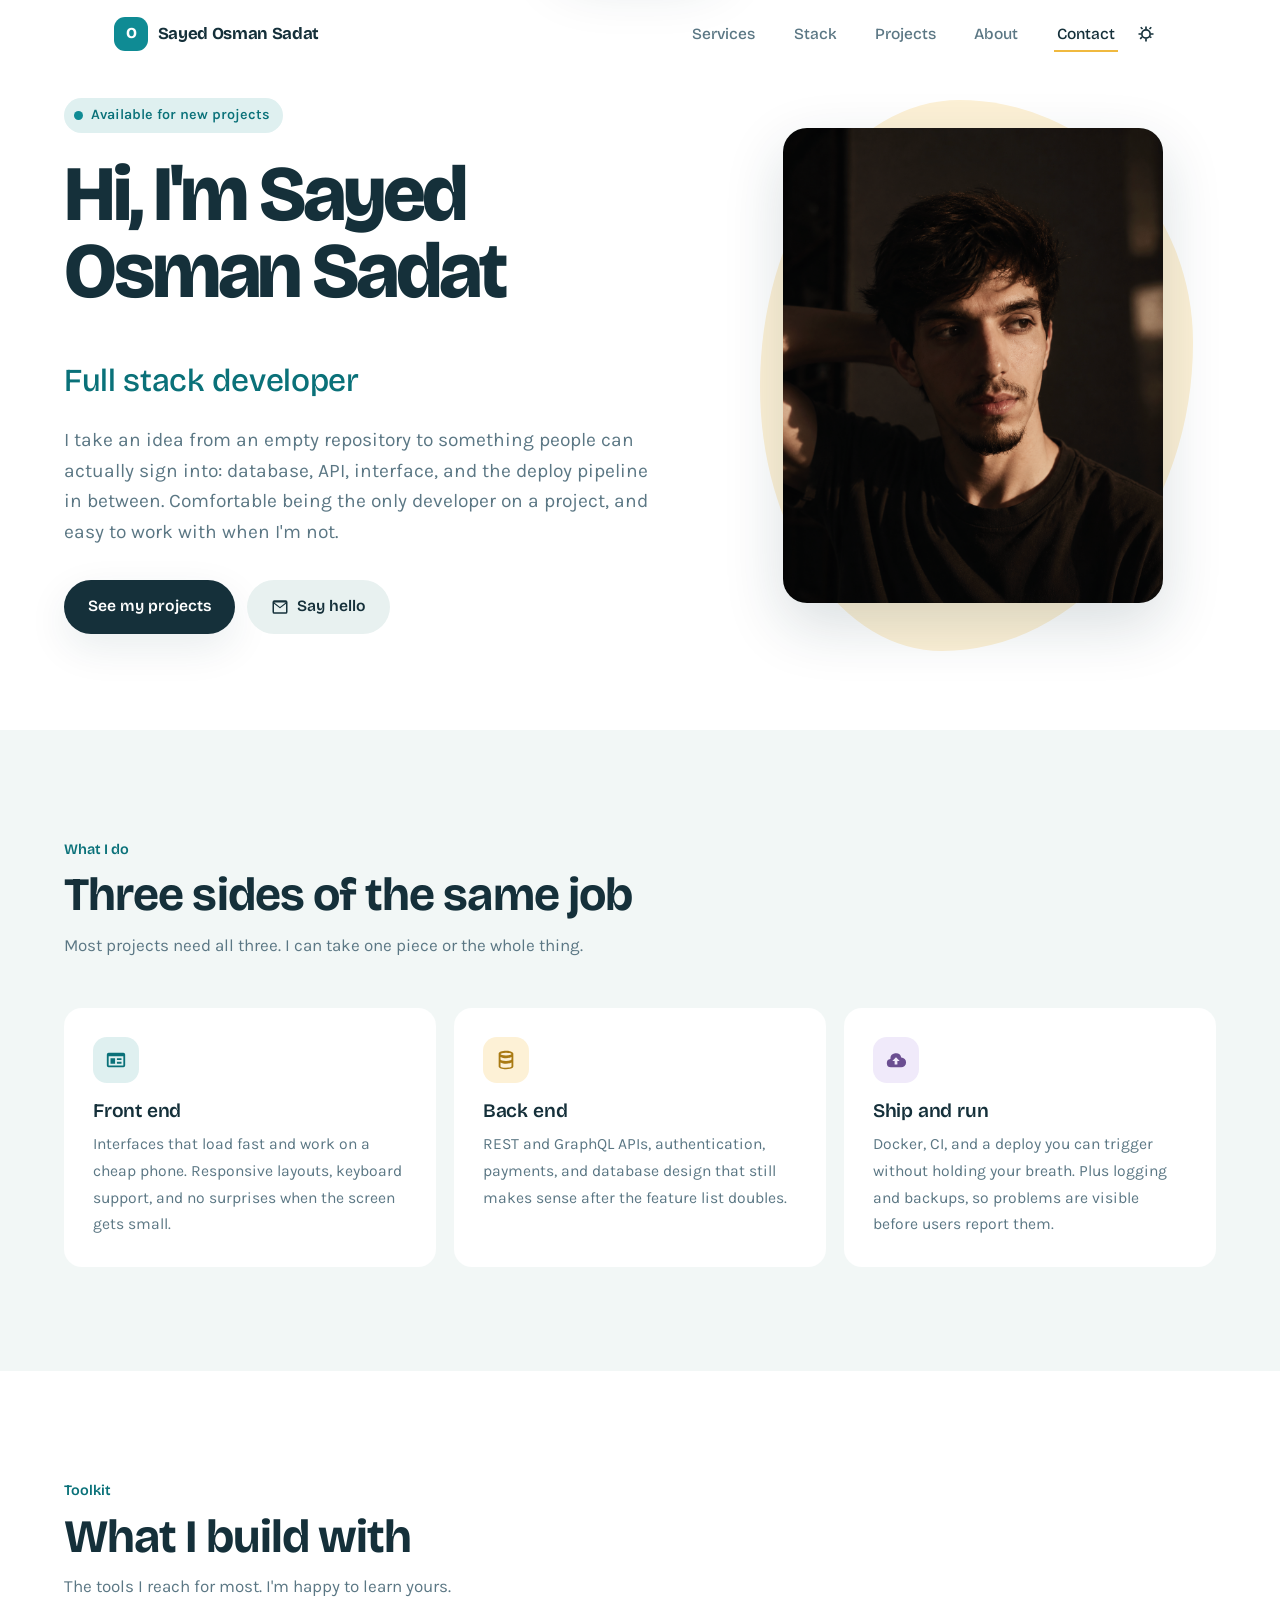
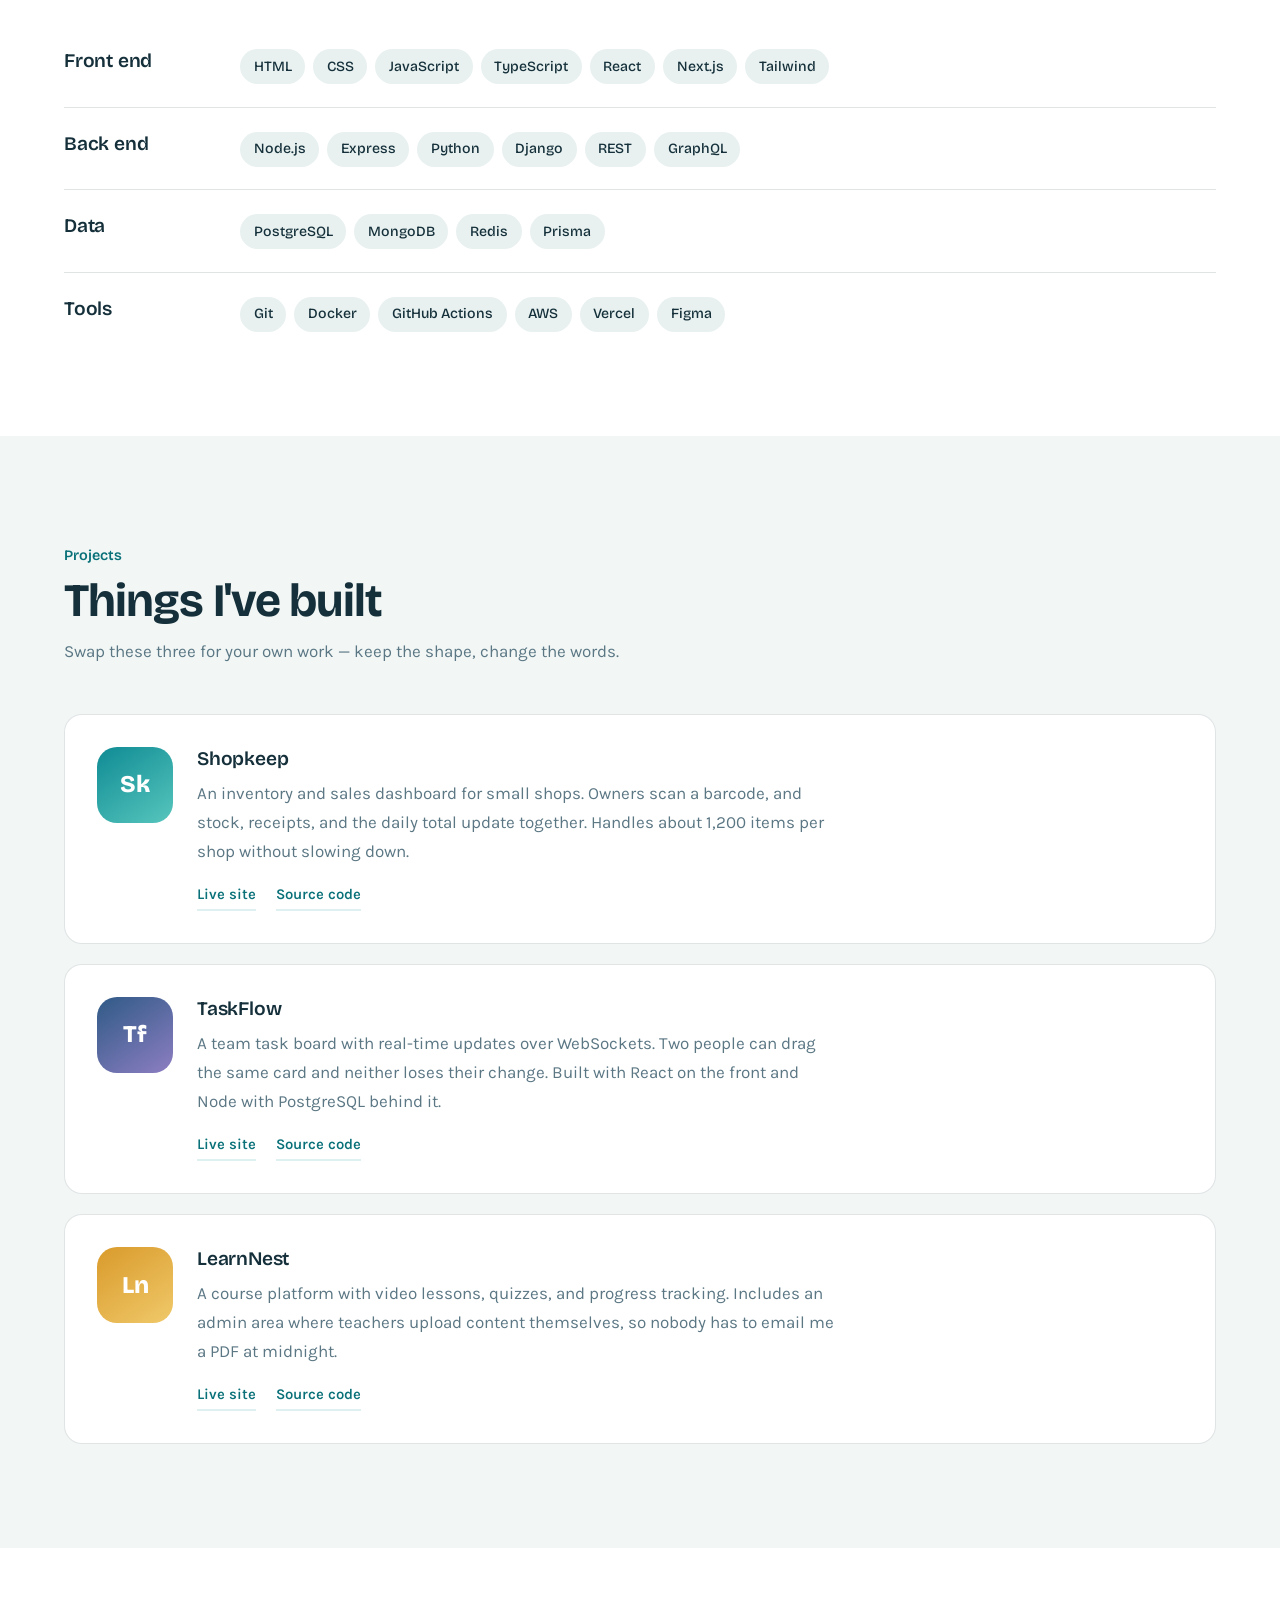
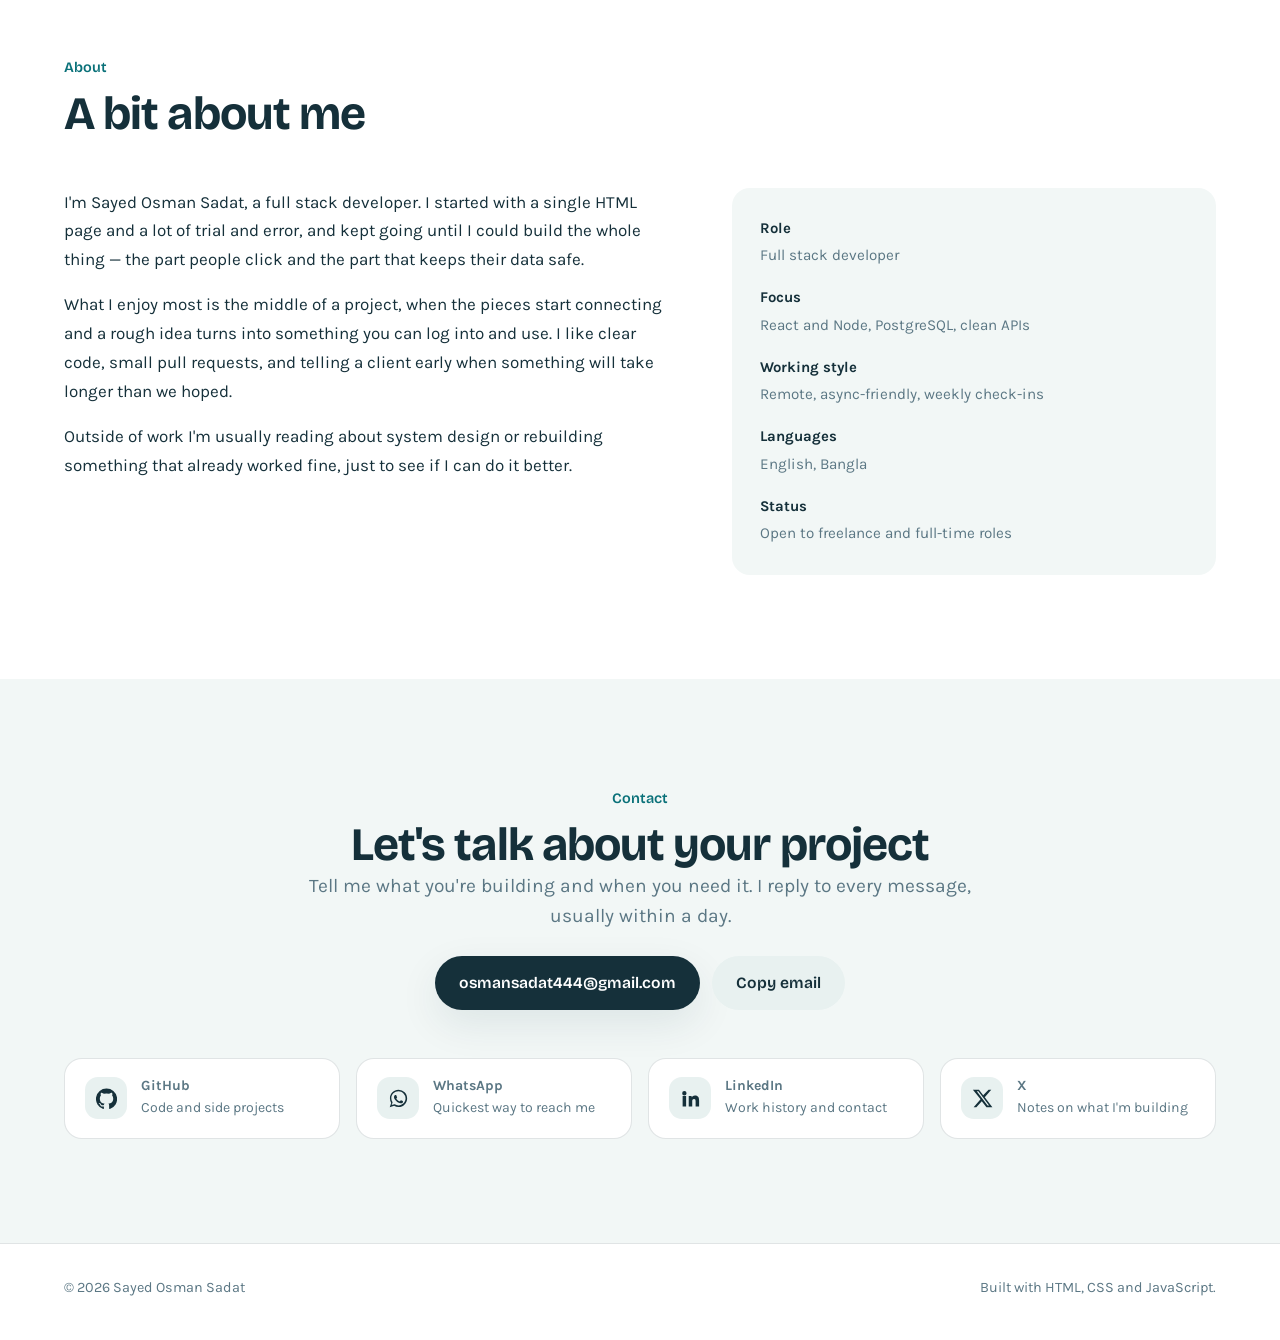
<file: index.html>
<!DOCTYPE html>
<html lang="en">
<head>
<meta charset="utf-8">
<meta name="viewport" content="width=device-width, initial-scale=1, viewport-fit=cover">
<title>Sayed Osman Sadat — Full stack developer</title>
<meta name="description" content="Full stack developer building web apps end to end, from database to interface.">
<link rel="preconnect" href="https://fonts.googleapis.com">
<link rel="preconnect" href="https://fonts.gstatic.com" crossorigin>
<link href="https://fonts.googleapis.com/css2?family=Bricolage+Grotesque:opsz,wght@12..96,500;12..96,600;12..96,700;12..96,800&family=Karla:wght@400;500;600;700&display=swap" rel="stylesheet">
<link rel="stylesheet" href="main.css">
</head>
<body>

<a class="skip-link" href="#main">Skip to content</a>

<header id="site-header">
  <div class="bar">
    <a class="logo" href="#top">
      <span class="logo-mark" aria-hidden="true"> O </span>
      Sayed Osman Sadat
    </a>

    <div class="bar-right">
      <nav aria-label="Main">
        <ul class="nav-list" id="nav-list">
          <li><a href="#services">Services</a></li>
          <li><a href="#stack">Stack</a></li>
          <li><a href="#projects">Projects</a></li>
          <li><a href="#about">About</a></li>
          <li><a href="#contact">Contact</a></li>
        </ul>
      </nav>

      <button class="icon-btn" id="theme-btn" aria-label="Switch to dark mode" title="Switch theme">
        <svg viewBox="0 0 24 24" aria-hidden="true" id="theme-icon"><path d="M12 18a6 6 0 1 1 0-12 6 6 0 0 1 0 12Zm0-2a4 4 0 1 0 0-8 4 4 0 0 0 0 8Zm-1-13h2v3h-2V3Zm0 15h2v3h-2v-3ZM3 11h3v2H3v-2Zm15 0h3v2h-3v-2ZM5.0 4.6l1.4-1.4 2.1 2.1-1.4 1.4-2.1-2.1Zm10.5 10.5 1.4-1.4 2.1 2.1-1.4 1.4-2.1-2.1Zm2.1-11.9L19 4.6l-2.1 2.1-1.4-1.4 2.1-2.1ZM6.4 15.1l1.4 1.4-2.1 2.1-1.4-1.4 2.1-2.1Z"/></svg>
      </button>

      <button class="icon-btn nav-toggle" aria-expanded="false" aria-controls="nav-list" aria-label="Open menu">
        <span></span><span></span><span></span>
      </button>
    </div>
  </div>
</header>

<main id="main">

  <!-- Hero -->
  <section class="hero" id="top">
    <div class="hero-grid">
      <div>
        <p class="badge"><span class="pulse" aria-hidden="true"></span> Available for new projects</p>

        <h1>Hi, I'm Sayed Osman Sadat </h1>
        <br>
        <p class="role">Full stack developer</p>

        <p class="lede">I take an idea from an empty repository to something people can actually sign into: database, API, interface, and the deploy pipeline in between. Comfortable being the only developer on a project, and easy to work with when I'm not.</p>

        <div class="hero-actions">
          <a class="btn btn-solid" href="#projects">See my projects</a>
          <a class="btn btn-soft" href="mailto:osmansadat444@gmail.com">
            <svg viewBox="0 0 24 24" aria-hidden="true"><path d="M2 5.5A2.5 2.5 0 0 1 4.5 3h15A2.5 2.5 0 0 1 22 5.5v13a2.5 2.5 0 0 1-2.5 2.5h-15A2.5 2.5 0 0 1 2 18.5v-13Zm2.3.5 7.7 5.9L19.7 6H4.3ZM20 7.6l-7.4 5.7a1 1 0 0 1-1.2 0L4 7.6V18.5c0 .28.22.5.5.5h15a.5.5 0 0 0 .5-.5V7.6Z"/></svg>
            Say hello
          </a>
        </div>

      </div>

      <div class="photo-slot">
        <div class="photo-frame">
          <img id="photo-img"  alt="Sayed Osman Sadat" src="IMG_20260812_203601.png">
          <div class="photo-empty" id="photo-empty">
            <svg viewBox="0 0 24 24" aria-hidden="true"><path d="M9 3h6l1.2 2H20a2 2 0 0 1 2 2v11a2 2 0 0 1-2 2H4a2 2 0 0 1-2-2V7a2 2 0 0 1 2-2h3.8L9 3Zm3 5a5 5 0 1 0 0 10 5 5 0 0 0 0-10Zm0 2a3 3 0 1 1 0 6 3 3 0 0 1 0-6Z"/></svg>
            <button class="btn-mini" id="photo-pick" type="button">Try a photo</button>
          </div>
          <input type="file" id="photo-input" accept="image/*">
        </div>
      </div>
    </div>
  </section>

  <!-- Services -->
  <section class="section section-tint" id="services">
    <div class="section-head">
      <span class="label">What I do</span>
      <h2>Three sides of the same job</h2>
      <p>Most projects need all three. I can take one piece or the whole thing.</p>
    </div>

    <div class="wrap cards">
      <article class="card">
        <div class="card-icon i-teal" aria-hidden="true">
          <svg viewBox="0 0 24 24"><path d="M4 4h16a2 2 0 0 1 2 2v12a2 2 0 0 1-2 2H4a2 2 0 0 1-2-2V6a2 2 0 0 1 2-2Zm0 4v10h16V8H4Zm2 2h5v6H6v-6Zm7 0h5v2h-5v-2Zm0 4h5v2h-5v-2Z"/></svg>
        </div>
        <h3>Front end</h3>
        <p>Interfaces that load fast and work on a cheap phone. Responsive layouts, keyboard support, and no surprises when the screen gets small.</p>
      </article>

      <article class="card">
        <div class="card-icon i-sun" aria-hidden="true">
          <svg viewBox="0 0 24 24"><path d="M12 2c4.4 0 8 1.34 8 3v14c0 1.66-3.6 3-8 3s-8-1.34-8-3V5c0-1.66 3.6-3 8-3Zm6 6.6c-1.6.86-3.9 1.4-6 1.4s-4.4-.54-6-1.4v2.9c0 .55 2.4 1.5 6 1.5s6-.95 6-1.5V8.6Zm0 6c-1.6.86-3.9 1.4-6 1.4s-4.4-.54-6-1.4V19c0 .55 2.4 1.5 6 1.5s6-.95 6-1.5v-4.4ZM12 4C8.4 4 6 4.95 6 5.5S8.4 7 12 7s6-.95 6-1.5S15.6 4 12 4Z"/></svg>
        </div>
        <h3>Back end</h3>
        <p>REST and GraphQL APIs, authentication, payments, and database design that still makes sense after the feature list doubles.</p>
      </article>

      <article class="card">
        <div class="card-icon i-lilac" aria-hidden="true">
          <svg viewBox="0 0 24 24"><path d="M6.5 20a4.5 4.5 0 0 1-.6-8.96A6 6 0 0 1 17.7 9.2 4.4 4.4 0 0 1 17.5 20h-11Zm5.5-11-4 4h2.5v4h3v-4H16l-4-4Z"/></svg>
        </div>
        <h3>Ship and run</h3>
        <p>Docker, CI, and a deploy you can trigger without holding your breath. Plus logging and backups, so problems are visible before users report them.</p>
      </article>
    </div>
  </section>

  <!-- Stack -->
  <section class="section" id="stack">
    <div class="section-head">
      <span class="label">Toolkit</span>
      <h2>What I build with</h2>
      <p>The tools I reach for most. I'm happy to learn yours.</p>
    </div>

    <div class="stack">
      <div class="stack-row">
        <h3>Front end</h3>
        <ul class="chips">
          <li class="chip">HTML</li><li class="chip">CSS</li><li class="chip">JavaScript</li>
          <li class="chip">TypeScript</li><li class="chip">React</li><li class="chip">Next.js</li>
          <li class="chip">Tailwind</li>
        </ul>
      </div>
      <div class="stack-row">
        <h3>Back end</h3>
        <ul class="chips">
          <li class="chip">Node.js</li><li class="chip">Express</li><li class="chip">Python</li>
          <li class="chip">Django</li><li class="chip">REST</li><li class="chip">GraphQL</li>
        </ul>
      </div>
      <div class="stack-row">
        <h3>Data</h3>
        <ul class="chips">
          <li class="chip">PostgreSQL</li><li class="chip">MongoDB</li><li class="chip">Redis</li>
          <li class="chip">Prisma</li>
        </ul>
      </div>
      <div class="stack-row">
        <h3>Tools</h3>
        <ul class="chips">
          <li class="chip">Git</li><li class="chip">Docker</li><li class="chip">GitHub Actions</li>
          <li class="chip">AWS</li><li class="chip">Vercel</li><li class="chip">Figma</li>
        </ul>
      </div>
    </div>
  </section>

  <!-- Projects -->
  <section class="section section-tint" id="projects">
    <div class="section-head">
      <span class="label">Projects</span>
      <h2>Things I've built</h2>
      <p>Swap these three for your own work — keep the shape, change the words.</p>
    </div>

    <div class="projects">
      <article class="project">
        <div class="project-mark m-1" aria-hidden="true">Sk</div>
        <div>
          <h3>Shopkeep</h3>
          <p>An inventory and sales dashboard for small shops. Owners scan a barcode, and stock, receipts, and the daily total update together. Handles about 1,200 items per shop without slowing down.</p>
          <div class="project-links">
            <a href="#">Live site</a>
            <a href="#">Source code</a>
          </div>
        </div>
      </article>

      <article class="project">
        <div class="project-mark m-2" aria-hidden="true">Tf</div>
        <div>
          <h3>TaskFlow</h3>
          <p>A team task board with real-time updates over WebSockets. Two people can drag the same card and neither loses their change. Built with React on the front and Node with PostgreSQL behind it.</p>
          <div class="project-links">
            <a href="#">Live site</a>
            <a href="#">Source code</a>
          </div>
        </div>
      </article>

      <article class="project">
        <div class="project-mark m-3" aria-hidden="true">Ln</div>
        <div>
          <h3>LearnNest</h3>
          <p>A course platform with video lessons, quizzes, and progress tracking. Includes an admin area where teachers upload content themselves, so nobody has to email me a PDF at midnight.</p>
          <div class="project-links">
            <a href="#">Live site</a>
            <a href="#">Source code</a>
          </div>
        </div>
      </article>
    </div>
  </section>

  <!-- About -->
  <section class="section" id="about">
    <div class="section-head">
      <span class="label">About</span>
      <h2>A bit about me</h2>
    </div>

    <div class="about-grid">
      <div class="about-text">
        <p>I'm Sayed Osman Sadat, a full stack developer. I started with a single HTML page and a lot of trial and error, and kept going until I could build the whole thing — the part people click and the part that keeps their data safe.</p>
        <p>What I enjoy most is the middle of a project, when the pieces start connecting and a rough idea turns into something you can log into and use. I like clear code, small pull requests, and telling a client early when something will take longer than we hoped.</p>
        <p>Outside of work I'm usually reading about system design or rebuilding something that already worked fine, just to see if I can do it better.</p>
      </div>

      <dl class="facts">
        <div class="fact"><dt>Role</dt><dd>Full stack developer</dd></div>
        <div class="fact"><dt>Focus</dt><dd>React and Node, PostgreSQL, clean APIs</dd></div>
        <div class="fact"><dt>Working style</dt><dd>Remote, async-friendly, weekly check-ins</dd></div>
        <div class="fact"><dt>Languages</dt><dd>English, Bangla</dd></div>
        <div class="fact"><dt>Status</dt><dd>Open to freelance and full-time roles</dd></div>
      </dl>
    </div>
  </section>

  <!-- Contact -->
  <section class="section section-tint" id="contact">
    <div class="contact-head">
      <span class="label">Contact</span>
      <h2>Let's talk about your project</h2>
      <p class="lede">Tell me what you're building and when you need it. I reply to every message, usually within a day.</p>
      <div class="mail-row">
        <a class="btn btn-solid" href="mailto:sayed@example.com">osmansadat444@gmail.com</a>
        <button class="btn btn-soft" id="copy-mail" type="button" data-mail="osmansadat444@gmail.com">Copy email</button>
      </div>
    </div>

    <div class="links">
      <a class="link-card" href="https://github.com/your-username">
        <span class="ico" aria-hidden="true">
          <svg viewBox="0 0 24 24"><path d="M12 .5a12 12 0 0 0-3.79 23.4c.6.1.82-.26.82-.58v-2.2c-3.34.73-4.04-1.42-4.04-1.42-.55-1.4-1.34-1.77-1.34-1.77-1.09-.75.08-.73.08-.73 1.2.08 1.84 1.24 1.84 1.24 1.07 1.84 2.81 1.3 3.5 1 .1-.78.42-1.31.76-1.61-2.67-.3-5.47-1.34-5.47-5.96 0-1.31.47-2.39 1.24-3.23-.13-.3-.54-1.53.12-3.18 0 0 1-.32 3.3 1.23a11.4 11.4 0 0 1 6 0c2.29-1.55 3.3-1.23 3.3-1.23.66 1.65.25 2.88.12 3.18.77.84 1.23 1.92 1.23 3.23 0 4.63-2.8 5.65-5.48 5.95.43.37.82 1.1.82 2.22v3.29c0 .32.21.7.83.58A12 12 0 0 0 12 .5Z"/></svg>
        </span>
        <span><strong>GitHub</strong><span>Code and side projects</span></span>
      </a>

      <a class="link-card" href="https://wa.me/8801000000000">
        <span class="ico" aria-hidden="true">
          <svg viewBox="0 0 24 24"><path d="M12.04 2C6.6 2 2.2 6.4 2.2 11.83c0 1.94.53 3.75 1.45 5.31L2 22l4.99-1.6a9.9 9.9 0 0 0 5.05 1.38h.01c5.43 0 9.84-4.4 9.84-9.83 0-2.63-1.03-5.1-2.89-6.96A9.78 9.78 0 0 0 12.04 2Zm0 1.8c2.14 0 4.15.84 5.67 2.35a7.96 7.96 0 0 1 2.35 5.68c0 4.45-3.62 8.06-8.07 8.06a8.1 8.1 0 0 1-4.3-1.24l-.31-.19-3.16 1.01 1.03-3.08-.2-.32a8 8 0 0 1-1.25-4.24c0-4.45 3.62-8.03 8.24-8.03Zm-3.6 4.3c-.17 0-.44.06-.68.31-.23.25-.9.88-.9 2.13s.92 2.47 1.05 2.64c.13.17 1.8 2.75 4.38 3.76 2.14.84 2.58.67 3.04.63.46-.04 1.5-.61 1.71-1.2.21-.59.21-1.1.15-1.2-.06-.11-.23-.17-.48-.3-.25-.12-1.5-.74-1.73-.82-.23-.09-.4-.13-.57.12-.17.25-.65.82-.8.99-.14.17-.29.19-.54.06-.25-.12-1.07-.39-2.03-1.25-.75-.67-1.26-1.5-1.4-1.75-.15-.25-.02-.38.11-.5.11-.11.25-.29.38-.44.12-.15.16-.25.25-.42.08-.17.04-.31-.02-.44-.06-.12-.56-1.37-.77-1.87-.2-.49-.4-.42-.55-.43h-.6Z"/></svg>
        </span>
        <span><strong>WhatsApp</strong><span>Quickest way to reach me</span></span>
      </a>

      <a class="link-card" href="https://linkedin.com/in/your-username">
        <span class="ico" aria-hidden="true">
          <svg viewBox="0 0 24 24"><path d="M4.98 3.5a2.5 2.5 0 1 1 0 5 2.5 2.5 0 0 1 0-5ZM3 9h4v12H3V9Zm6.5 0h3.8v1.64h.05a4.17 4.17 0 0 1 3.75-2.06c4 0 4.74 2.63 4.74 6.05V21h-4v-5.4c0-1.29-.02-2.95-1.8-2.95-1.8 0-2.07 1.4-2.07 2.85V21h-4V9Z"/></svg>
        </span>
        <span><strong>LinkedIn</strong><span>Work history and contact</span></span>
      </a>

      <a class="link-card" href="https://x.com/@osmansadat68157">
        <span class="ico" aria-hidden="true">
          <svg viewBox="0 0 24 24"><path d="M18.9 2H22l-7.4 8.45L23.3 22h-6.8l-5.32-6.96L4.98 22H1.86l7.92-9.05L1 2h6.97l4.81 6.36L18.9 2Zm-1.1 18.1h1.72L7.28 3.8H5.44l12.36 16.3Z"/></svg>
        </span>
        <span><strong>X</strong><span>Notes on what I'm building</span></span>
      </a>
    </div>
  </section>

</main>

<footer>
  <div class="foot-inner">
    <p>© <span id="year">2026</span> Sayed Osman Sadat</p>
    <p>Built with HTML, CSS and JavaScript.</p>
  </div>
</footer>

<script>
(function () {
  'use strict';

  /* Year */
  document.getElementById('year').textContent = new Date().getFullYear();

  /* Mobile menu */
  var toggle = document.querySelector('.nav-toggle');
  var list = document.getElementById('nav-list');

  toggle.addEventListener('click', function () {
    var open = list.classList.toggle('is-open');
    toggle.setAttribute('aria-expanded', String(open));
    toggle.setAttribute('aria-label', open ? 'Close menu' : 'Open menu');
  });

  list.addEventListener('click', function (e) {
    if (e.target.closest('a')) {
      list.classList.remove('is-open');
      toggle.setAttribute('aria-expanded', 'false');
      toggle.setAttribute('aria-label', 'Open menu');
    }
  });

  /* Header shadow on scroll */
  var header = document.getElementById('site-header');
  var onScroll = function () {
    header.classList.toggle('is-stuck', window.scrollY > 10);
  };
  onScroll();
  window.addEventListener('scroll', onScroll, { passive: true });

  /* Highlight the section in view */
  var links = Array.prototype.slice.call(list.querySelectorAll('a'));
  var targets = links
    .map(function (a) { return document.querySelector(a.getAttribute('href')); })
    .filter(Boolean);

  if ('IntersectionObserver' in window) {
    var io = new IntersectionObserver(function (entries) {
      entries.forEach(function (entry) {
        if (!entry.isIntersecting) return;
        links.forEach(function (a) {
          if (a.getAttribute('href') === '#' + entry.target.id) {
            a.setAttribute('aria-current', 'true');
          } else {
            a.removeAttribute('aria-current');
          }
        });
      });
    }, { rootMargin: '-45% 0px -50% 0px' });
    targets.forEach(function (t) { io.observe(t); });
  }

  /* Light / dark toggle */
  var themeBtn = document.getElementById('theme-btn');
  var sunPath = document.querySelector('#theme-icon path').getAttribute('d');
  var moonPath = 'M12.3 22a10 10 0 0 1-1.1-19.94c.85-.1 1.4.9.92 1.6a7.5 7.5 0 0 0 9.5 11.02c.77-.36 1.6.33 1.34 1.14A10 10 0 0 1 12.3 22Z';

  function paint(mode) {
    document.documentElement.setAttribute('data-theme', mode);
    var dark = mode === 'dark';
    document.querySelector('#theme-icon path').setAttribute('d', dark ? moonPath : sunPath);
    themeBtn.setAttribute('aria-label', dark ? 'Switch to light mode' : 'Switch to dark mode');
  }

  var saved = null;
  try { saved = localStorage.getItem('theme'); } catch (err) { saved = null; }
  var startsDark = saved
    ? saved === 'dark'
    : window.matchMedia('(prefers-color-scheme: dark)').matches;
  paint(startsDark ? 'dark' : 'light');

  themeBtn.addEventListener('click', function () {
    var next = document.documentElement.getAttribute('data-theme') === 'dark' ? 'light' : 'dark';
    paint(next);
    try { localStorage.setItem('theme', next); } catch (err) {}
  });

  /* Photo preview — lets you see your own picture in place before you swap the file in */
  var pick = document.getElementById('photo-pick');
  var input = document.getElementById('photo-input');
  var img = document.getElementById('photo-img');
  var empty = document.getElementById('photo-empty');

  pick.addEventListener('click', function () { input.click(); });

  input.addEventListener('change', function () {
    var file = input.files && input.files[0];
    if (!file) return;
    var reader = new FileReader();
    reader.onload = function () {
      img.src = reader.result;
      img.hidden = false;
      empty.hidden = true;
    };
    reader.readAsDataURL(file);
  });

  if (img.getAttribute('src')) {
    img.hidden = false;
    empty.hidden = true;
  }

  /* Copy email */
  var copyBtn = document.getElementById('copy-mail');
  copyBtn.addEventListener('click', function () {
    var mail = copyBtn.dataset.mail;
    var done = function () {
      copyBtn.textContent = 'Copied';
      setTimeout(function () { copyBtn.textContent = 'Copy email'; }, 1800);
    };
    if (navigator.clipboard && navigator.clipboard.writeText) {
      navigator.clipboard.writeText(mail).then(done, function () {
        copyBtn.textContent = 'Press and hold to copy';
      });
    } else {
      copyBtn.textContent = mail;
    }
  });
})();
</script>

</body>
</html>
</file>
<file: main.css>
/* ==========================================================================
   Sayed Osman Sadat — portfolio stylesheet
   Clean, friendly, light-first. Teal + sun-yellow on soft mint paper.
   ========================================================================== */

/* --- Tokens ------------------------------------------------------------- */

:root {
  box-sizing: border-box;
  padding-top: env(safe-area-inset-top, 0px);
  padding-bottom: env(safe-area-inset-bottom, 0px);
  color-scheme: light;

  --paper: #ffffff;
  --surface: #f2f7f6;
  --surface-2: #e8f1f0;
  --ink: #15303a;
  --ink-soft: #5b7784;
  --teal: #0f8b94;
  --teal-strong: #0a7179;
  --teal-tint: #dff0f0;
  --sun: #f0b93f;
  --sun-tint: #fdf1d6;
  --lilac: #c9b3e6;
  --lilac-tint: #f0eafa;
  --line: rgba(21, 48, 58, 0.13);
  --shadow: 0 14px 40px rgba(16, 50, 62, 0.09);
  --shadow-lift: 0 22px 60px rgba(16, 50, 62, 0.16);
  --radius: 18px;

  --step-0: 1.0625rem;
  --step-1: 1.2rem;
  --step-2: clamp(1.45rem, 1.15rem + 1.3vw, 2rem);
  --step-3: clamp(1.9rem, 1.4rem + 2.4vw, 2.9rem);
  --step-4: clamp(2.6rem, 1.7rem + 5vw, 4.9rem);

  --gutter: clamp(1.15rem, 5vw, 4.5rem);
  --max: 1180px;
}

@media (prefers-color-scheme: dark) {
  :root:not([data-theme="light"]) {
    color-scheme: dark;
    --paper: #0f1e25;
    --surface: #14272f;
    --surface-2: #1a323c;
    --ink: #e9f2f3;
    --ink-soft: #9cb4bd;
    --teal: #4ec5cb;
    --teal-strong: #76d7db;
    --teal-tint: rgba(78, 197, 203, 0.14);
    --sun: #f2c65e;
    --sun-tint: rgba(242, 198, 94, 0.14);
    --lilac: #cbb5e8;
    --lilac-tint: rgba(203, 181, 232, 0.14);
    --line: rgba(233, 242, 243, 0.15);
    --shadow: 0 14px 40px rgba(0, 0, 0, 0.4);
    --shadow-lift: 0 22px 60px rgba(0, 0, 0, 0.5);
  }
}

:root[data-theme="dark"] {
  color-scheme: dark;
  --paper: #0f1e25;
  --surface: #14272f;
  --surface-2: #1a323c;
  --ink: #e9f2f3;
  --ink-soft: #9cb4bd;
  --teal: #4ec5cb;
  --teal-strong: #76d7db;
  --teal-tint: rgba(78, 197, 203, 0.14);
  --sun: #f2c65e;
  --sun-tint: rgba(242, 198, 94, 0.14);
  --lilac: #cbb5e8;
  --lilac-tint: rgba(203, 181, 232, 0.14);
  --line: rgba(233, 242, 243, 0.15);
  --shadow: 0 14px 40px rgba(0, 0, 0, 0.4);
  --shadow-lift: 0 22px 60px rgba(0, 0, 0, 0.5);
}

/* --- Base --------------------------------------------------------------- */

*, *::before, *::after { margin: 0; padding: 0; box-sizing: inherit; }

html {
  scroll-behavior: smooth;
  scroll-padding-top: calc(6rem + env(safe-area-inset-top, 0px));
  -webkit-text-size-adjust: 100%;
}

body {
  min-height: 100%;
  overflow-x: hidden;
  background: var(--paper);
  color: var(--ink);
  font-family: "Karla", system-ui, -apple-system, "Segoe UI", sans-serif;
  font-size: var(--step-0);
  line-height: 1.7;
  -webkit-font-smoothing: antialiased;
}

img { max-width: 100%; display: block; }
a { color: inherit; text-decoration: none; }
ul, ol { list-style: none; }
button { font: inherit; color: inherit; background: none; border: none; cursor: pointer; }

:focus-visible {
  outline: 3px solid var(--teal);
  outline-offset: 3px;
  border-radius: 6px;
}

h1, h2, h3, .logo, .btn, .chip, .nav-list, .stat-num, .label {
  font-family: "Bricolage Grotesque", system-ui, sans-serif;
}

h2 {
  font-size: var(--step-3);
  font-weight: 700;
  line-height: 1.1;
  letter-spacing: -0.02em;
}

h3 {
  font-size: var(--step-1);
  font-weight: 600;
  line-height: 1.3;
  letter-spacing: -0.01em;
}

p { max-width: 64ch; }

.lede { font-size: var(--step-1); color: var(--ink-soft); line-height: 1.6; }

.wrap { max-width: var(--max); margin-inline: auto; }

.skip-link {
  position: absolute;
  left: 50%;
  top: 0.5rem;
  transform: translate(-50%, -200%);
  z-index: 200;
  background: var(--paper);
  padding: 0.7rem 1.2rem;
  border-radius: 999px;
  box-shadow: var(--shadow-lift);
  font-weight: 600;
}
.skip-link:focus-visible { transform: translate(-50%, 0); }

/* --- Header ------------------------------------------------------------- */

header {
  position: sticky;
  top: 0;
  z-index: 100;
  background: color-mix(in srgb, var(--paper) 88%, transparent);
  backdrop-filter: blur(12px);
  -webkit-backdrop-filter: blur(12px);
  border-bottom: 1px solid transparent;
  transition: border-color 0.3s ease, box-shadow 0.3s ease;
  padding-top: env(safe-area-inset-top, 0px);
}

header.is-stuck {
  border-bottom-color: var(--line);
  box-shadow: 0 6px 24px rgba(16, 50, 62, 0.06);
}

.bar {
  max-width: var(--max);
  margin-inline: auto;
  padding: 0.9rem var(--gutter);
  display: flex;
  align-items: center;
  justify-content: space-between;
  gap: 1rem;
}

.logo {
  display: inline-flex;
  align-items: center;
  gap: 0.6rem;
  font-weight: 700;
  font-size: 1.05rem;
  letter-spacing: -0.02em;
}

.logo-mark {
  width: 34px;
  height: 34px;
  border-radius: 11px;
  display: grid;
  place-items: center;
  background: var(--teal);
  color: #fff;
  font-weight: 800;
  font-size: 0.95rem;
}

.bar-right { display: flex; align-items: center; gap: 0.5rem; }

.nav-list {
  display: flex;
  align-items: center;
  gap: clamp(0.9rem, 2.5vw, 2rem);
  font-weight: 500;
  font-size: 0.97rem;
}

.nav-list a {
  padding: 0.4rem 0.2rem;
  color: var(--ink-soft);
  border-bottom: 2px solid transparent;
  transition: color 0.25s ease, border-color 0.25s ease;
}

.nav-list a:hover { color: var(--ink); }
.nav-list a[aria-current="true"] { color: var(--ink); border-bottom-color: var(--sun); }

.icon-btn {
  width: 40px;
  height: 40px;
  display: grid;
  place-items: center;
  border-radius: 12px;
  color: var(--ink);
  transition: background 0.25s ease;
}
.icon-btn:hover { background: var(--surface-2); }
.icon-btn svg { width: 20px; height: 20px; fill: currentColor; }

.nav-toggle { display: none; }
.nav-toggle span {
  display: block;
  width: 20px;
  height: 2px;
  border-radius: 2px;
  background: currentColor;
}
.nav-toggle span + span { margin-top: 5px; }

/* --- Hero --------------------------------------------------------------- */

.hero {
  padding: clamp(2.5rem, 7vw, 5.5rem) var(--gutter) clamp(3rem, 8vw, 6rem);
  margin-top: -60px;
}

.hero-grid {
  max-width: var(--max);
  margin-inline: auto;
  display: grid;
  grid-template-columns: minmax(0, 1.1fr) minmax(0, 0.9fr);
  gap: clamp(2rem, 6vw, 4.5rem);
  align-items: center;
}

.badge {
  display: inline-flex;
  align-items: center;
  gap: 0.5rem;
  padding: 0.35rem 0.85rem 0.35rem 0.6rem;
  border-radius: 999px;
  background: var(--teal-tint);
  color: var(--teal-strong);
  font-size: 0.9rem;
  font-weight: 600;
  margin-bottom: 1.4rem;
}

.pulse {
  width: 9px;
  height: 9px;
  border-radius: 50%;
  background: var(--teal);
  box-shadow: 0 0 0 0 color-mix(in srgb, var(--teal) 60%, transparent);
  animation: pulse 2.6s ease-out infinite;
}

@keyframes pulse {
  0%   { box-shadow: 0 0 0 0 color-mix(in srgb, var(--teal) 55%, transparent); }
  70%  { box-shadow: 0 0 0 9px rgba(0, 0, 0, 0); }
  100% { box-shadow: 0 0 0 0 rgba(0, 0, 0, 0); }
}

.hero h1 {
  font-size: var(--step-4);
  font-weight: 800;
  line-height: 0.98;
  letter-spacing: -0.04em;
  margin-bottom: 1rem;
}

.hero h1 .underline {
  background: linear-gradient(transparent 62%, var(--sun) 62%, var(--sun) 92%, transparent 92%);
  padding-inline: 0.05em;
}

.role {
  font-size: var(--step-2);
  font-weight: 500;
  color: var(--teal-strong);
  margin-bottom: 1rem;
  font-family: "Bricolage Grotesque", sans-serif;
  letter-spacing: -0.01em;
}

.hero-actions {
  display: flex;
  flex-wrap: wrap;
  gap: 0.75rem;
  margin-top: 2rem;
}

.btn {
  display: inline-flex;
  align-items: center;
  gap: 0.5rem;
  padding: 0.85rem 1.5rem;
  border-radius: 999px;
  font-weight: 600;
  font-size: 0.98rem;
  transition: transform 0.2s ease, background 0.25s ease, color 0.25s ease, box-shadow 0.25s ease;
}
.btn svg { width: 18px; height: 18px; fill: currentColor; }

.btn-solid {
  background: var(--ink);
  color: var(--paper);
  box-shadow: var(--shadow);
}
.btn-solid:hover { background: var(--teal-strong); color: #fff; transform: translateY(-2px); }

.btn-soft {
  background: var(--surface-2);
  color: var(--ink);
}
.btn-soft:hover { background: var(--sun-tint); transform: translateY(-2px); }

/* Photo */

.photo-slot { position: relative; justify-self: center; width: min(100%, 380px); }

.photo-slot::before {
  content: "";
  position: absolute;
  inset: -6% -8% -10% -6%;
  background: var(--sun-tint);
  border-radius: 46% 54% 58% 42% / 52% 44% 56% 48%;
  z-index: 0;
  animation: blob 16s ease-in-out infinite;
}

@keyframes blob {
  0%, 100% { border-radius: 46% 54% 58% 42% / 52% 44% 56% 48%; }
  50%      { border-radius: 58% 42% 44% 56% / 44% 56% 44% 56%; }
}

.photo-frame {
  position: relative;
  z-index: 1;
  aspect-ratio: 4 / 5;
  border-radius: 24px;
  overflow: hidden;
  background: var(--surface-2);
  box-shadow: var(--shadow-lift);
  display: grid;
  place-items: center;
}

.photo-frame img { width: 100%; height: 100%; object-fit: cover; }

.photo-empty {
  display: grid;
  justify-items: center;
  gap: 0.6rem;
  padding: 1.5rem;
  text-align: center;
  color: var(--ink-soft);
}
.photo-empty svg { width: 42px; height: 42px; fill: currentColor; opacity: 0.55; }
.photo-empty p { font-size: 0.93rem; max-width: 22ch; }

.btn-mini {
  padding: 0.5rem 1rem;
  border-radius: 999px;
  background: var(--paper);
  color: var(--ink);
  font-weight: 600;
  font-size: 0.88rem;
  box-shadow: var(--shadow);
  transition: transform 0.2s ease;
}
.btn-mini:hover { transform: translateY(-2px); }

.photo-note { margin-top: 0.9rem; font-size: 0.85rem; color: var(--ink-soft); text-align: center; }

.stats {
  display: flex;
  flex-wrap: wrap;
  gap: clamp(1.5rem, 4vw, 3rem);
  margin-top: 2.5rem;
  padding-top: 1.75rem;
  border-top: 1px solid var(--line);
}
.stat-num { display: block; font-size: 1.7rem; font-weight: 800; letter-spacing: -0.03em; }
.stats p { font-size: 0.9rem; color: var(--ink-soft); line-height: 1.4; }

/* --- Sections ----------------------------------------------------------- */

.section { padding: clamp(3.5rem, 9vw, 6.5rem) var(--gutter);}
.section-tint { background: var(--surface); }

.section-head {
  max-width: var(--max);
  margin: 0 auto clamp(2rem, 5vw, 3rem);
}
.section-head p { color: var(--ink-soft); margin-top: 0.6rem; }

.label {
  display: inline-block;
  font-size: 0.9rem;
  font-weight: 600;
  color: var(--teal-strong);
  margin-bottom: 0.5rem;
}

/* Services */

.cards {
  display: grid;
  grid-template-columns: repeat(auto-fit, minmax(255px, 1fr));
  gap: 1.1rem;
}

.card {
  padding: 1.75rem;
  border-radius: var(--radius);
  background: var(--paper);
  border: 1px solid var(--line);
}
.section-tint .card { border-color: transparent; }

.card-icon {
  width: 46px;
  height: 46px;
  border-radius: 14px;
  display: grid;
  place-items: center;
  margin-bottom: 1rem;
}
.card-icon svg { width: 22px; height: 22px; fill: currentColor; }
.i-teal  { background: var(--teal-tint);  color: var(--teal-strong); }
.i-sun   { background: var(--sun-tint);   color: #a97a12; }
.i-lilac { background: var(--lilac-tint); color: #6b4e91; }

:root[data-theme="dark"] .i-sun,
:root[data-theme="dark"] .i-lilac { color: var(--ink); }
@media (prefers-color-scheme: dark) {
  :root:not([data-theme="light"]) .i-sun,
  :root:not([data-theme="light"]) .i-lilac { color: var(--ink); }
}

.card p { margin-top: 0.5rem; color: var(--ink-soft); font-size: 0.98rem; }

/* Stack */

.stack { display: grid; gap: 1.5rem; max-width: var(--max); margin-inline: auto; }
.stack-row {
  display: grid;
  grid-template-columns: 9.5rem minmax(0, 1fr);
  gap: 1rem 1.5rem;
  align-items: start;
  padding-bottom: 1.4rem;
  border-bottom: 1px solid var(--line);
}
.stack-row:last-child { border-bottom: none; padding-bottom: 0; }

.chips { display: flex; flex-wrap: wrap; gap: 0.5rem; }
.chip {
  padding: 0.35rem 0.85rem;
  border-radius: 999px;
  background: var(--surface-2);
  font-size: 0.88rem;
  font-weight: 500;
  transition: background 0.25s ease, transform 0.2s ease;
}
.chip:hover { background: var(--teal-tint); transform: translateY(-2px); }

/* Projects */

.projects { display: grid; gap: 1.25rem; max-width: var(--max); margin-inline: auto; }

.project {
  display: grid;
  grid-template-columns: 76px minmax(0, 1fr);
  gap: 1.5rem;
  padding: clamp(1.25rem, 3vw, 2rem);
  border-radius: var(--radius);
  background: var(--paper);
  border: 1px solid var(--line);
  transition: transform 0.25s ease, box-shadow 0.25s ease;
}
.project:hover { transform: translateY(-3px); box-shadow: var(--shadow); }

.project-mark {
  width: 76px;
  height: 76px;
  border-radius: 20px;
  display: grid;
  place-items: center;
  color: #fff;
  font-family: "Bricolage Grotesque", sans-serif;
  font-weight: 800;
  font-size: 1.5rem;
}
.m-1 { background: linear-gradient(145deg, #0f8b94, #57c6bd); }
.m-2 { background: linear-gradient(145deg, #2f5a86, #8d7ec2); }
.m-3 { background: linear-gradient(145deg, #d99a2b, #f0c96a); }

.project p { margin-top: 0.45rem; color: var(--ink-soft); }

.project-links { display: flex; flex-wrap: wrap; gap: 1.25rem; margin-top: 1rem; }
.project-links a {
  font-weight: 600;
  font-size: 0.93rem;
  color: var(--teal-strong);
  border-bottom: 2px solid var(--teal-tint);
  padding-bottom: 2px;
  transition: border-color 0.25s ease;
}
.project-links a:hover { border-bottom-color: var(--teal); }

/* About */

.about-grid {
  max-width: var(--max);
  margin-inline: auto;
  display: grid;
  grid-template-columns: minmax(0, 1.25fr) minmax(0, 1fr);
  gap: clamp(2rem, 6vw, 4rem);
  align-items: start;
}
.about-text p + p { margin-top: 1rem; }

.facts {
  display: grid;
  gap: 1rem;
  padding: 1.75rem;
  border-radius: var(--radius);
  background: var(--surface);
}
.section-tint .facts { background: var(--paper); }
.fact { display: grid; gap: 0.15rem; }
.fact dt { font-weight: 700; font-size: 0.93rem; }
.fact dd { color: var(--ink-soft); font-size: 0.95rem; }

/* --- Contact ------------------------------------------------------------ */

.contact-head { text-align: center; max-width: 42rem; margin: 0 auto clamp(2rem, 5vw, 3rem); }
.contact-head p { margin-inline: auto; }

.mail-row { display: flex; justify-content: center; flex-wrap: wrap; gap: 0.75rem; margin-top: 1.5rem; }

.links {
  max-width: var(--max);
  margin-inline: auto;
  display: grid;
  grid-template-columns: repeat(auto-fit, minmax(210px, 1fr));
  gap: 1rem;
}

.link-card {
  display: flex;
  align-items: center;
  gap: 0.9rem;
  padding: 1.15rem 1.25rem;
  border-radius: var(--radius);
  background: var(--paper);
  border: 1px solid var(--line);
  transition: transform 0.22s ease, box-shadow 0.22s ease, border-color 0.22s ease;
}
.link-card:hover {
  transform: translateY(-3px);
  box-shadow: var(--shadow);
  border-color: var(--teal);
}

.link-card .ico {
  width: 42px;
  height: 42px;
  flex: none;
  border-radius: 13px;
  display: grid;
  place-items: center;
  background: var(--surface-2);
  color: var(--ink);
}
.link-card:hover .ico { background: var(--teal-tint); color: var(--teal-strong); }
.link-card svg { width: 21px; height: 21px; fill: currentColor; }
.link-card strong { font-weight: 700; display: block; line-height: 1.3; }
.link-card span { font-size: 0.88rem; color: var(--ink-soft); }

footer {
  padding: 2rem var(--gutter) calc(2.5rem + env(safe-area-inset-bottom, 0px));
  border-top: 1px solid var(--line);
  font-size: 0.9rem;
  color: var(--ink-soft);
}
.foot-inner {
  max-width: var(--max);
  margin-inline: auto;
  display: flex;
  flex-wrap: wrap;
  justify-content: space-between;
  gap: 0.5rem 1.5rem;
}

/* --- Responsive --------------------------------------------------------- */

@media (max-width: 880px) {
  .hero-grid { grid-template-columns: 1fr; }
  .photo-slot { order: -1; width: min(100%, 300px); }
  .about-grid { grid-template-columns: 1fr; }
  .project { grid-template-columns: 56px minmax(0, 1fr); gap: 1rem; }
  .project-mark { width: 56px; height: 56px; border-radius: 16px; font-size: 1.15rem; }
}

@media (max-width: 720px) {
  .nav-toggle { display: grid; }
  .nav-list {
    position: absolute;
    top: 100%;
    left: var(--gutter);
    right: var(--gutter);
    display: none;
    flex-direction: column;
    align-items: stretch;
    gap: 0;
    padding: 0.5rem 1rem;
    border-radius: var(--radius);
    background: var(--paper);
    box-shadow: var(--shadow-lift);
    border: 1px solid var(--line);
  }
  .nav-list.is-open { display: flex; }
  .nav-list a { padding: 0.75rem 0; border-bottom: 1px solid var(--line); }
  .nav-list li:last-child a { border-bottom: none; }
  .nav-list a[aria-current="true"] { color: var(--teal-strong); }
  .stack-row { grid-template-columns: 1fr; gap: 0.6rem; }
}

@media (prefers-reduced-motion: reduce) {
  html { scroll-behavior: auto; }
  .pulse, .photo-slot::before { animation: none; }
  *, *::before, *::after { transition-duration: 0.01ms !important; }
}
</file>
